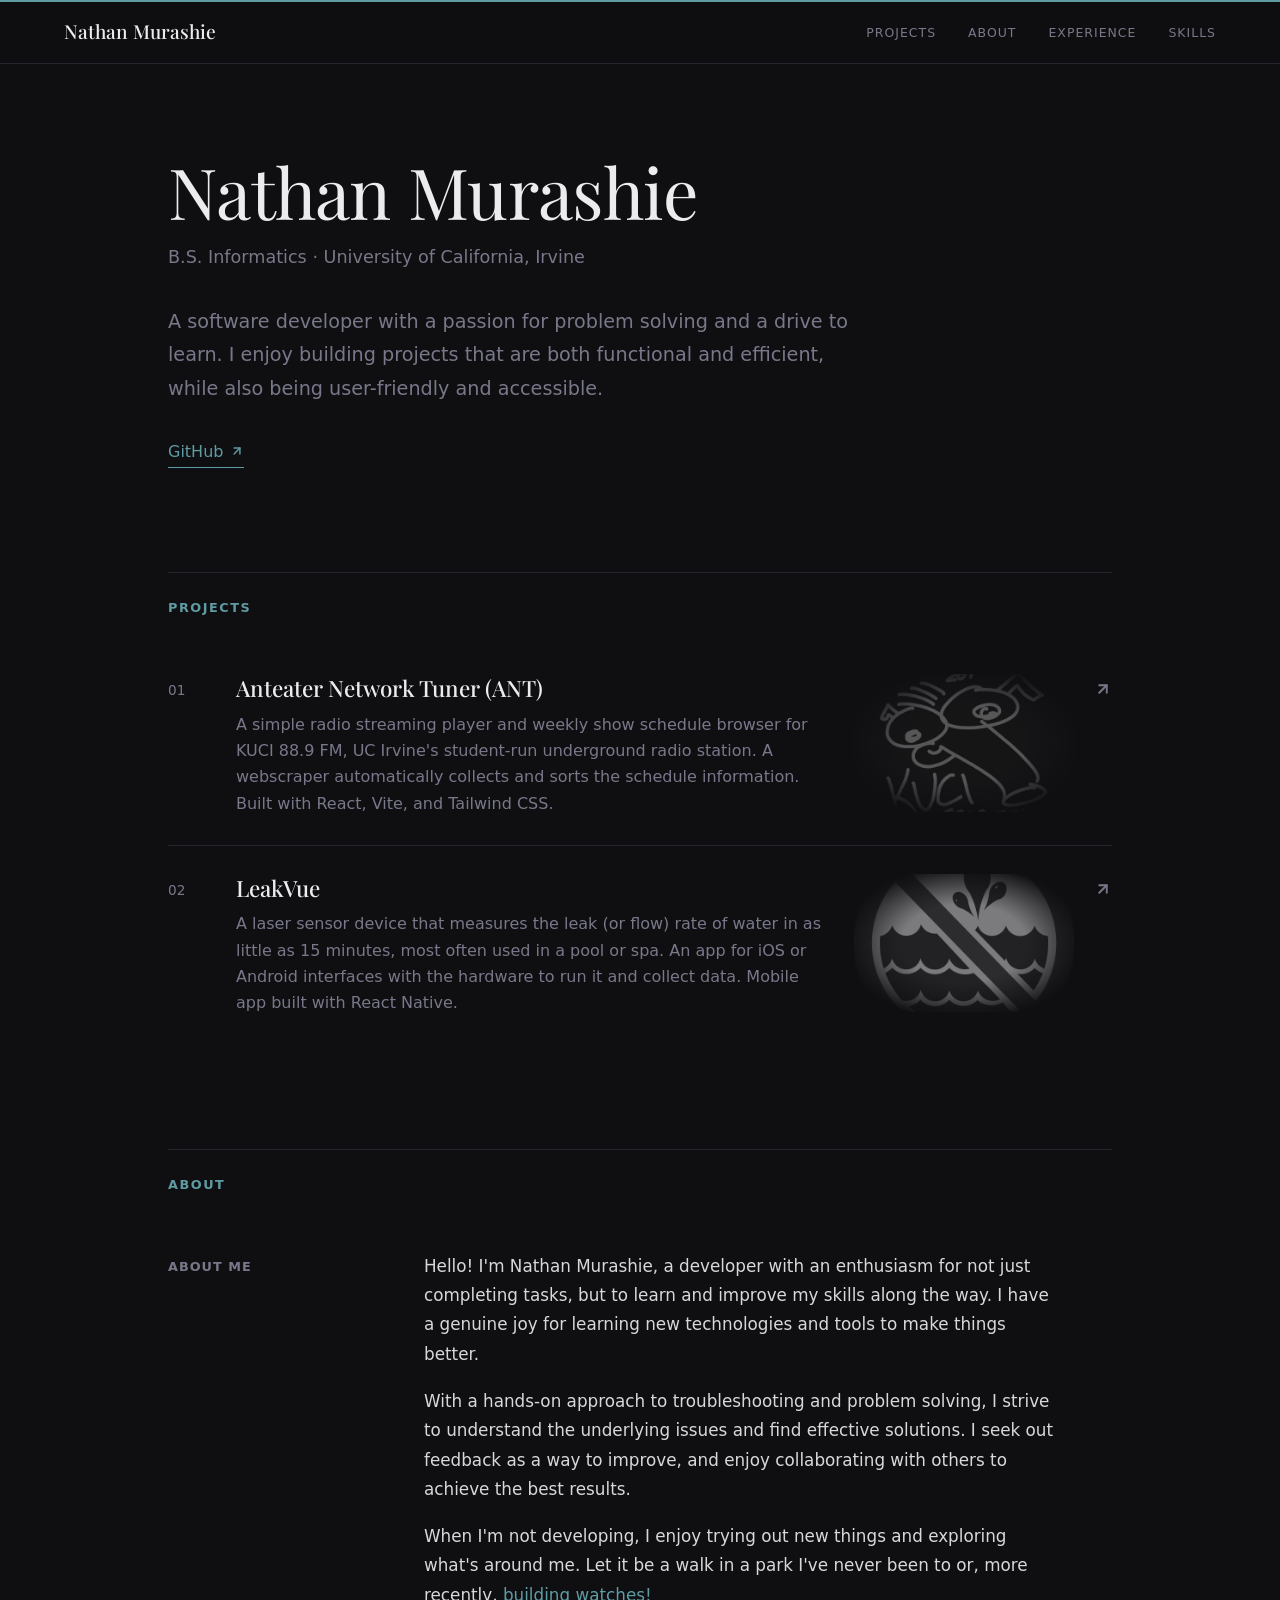
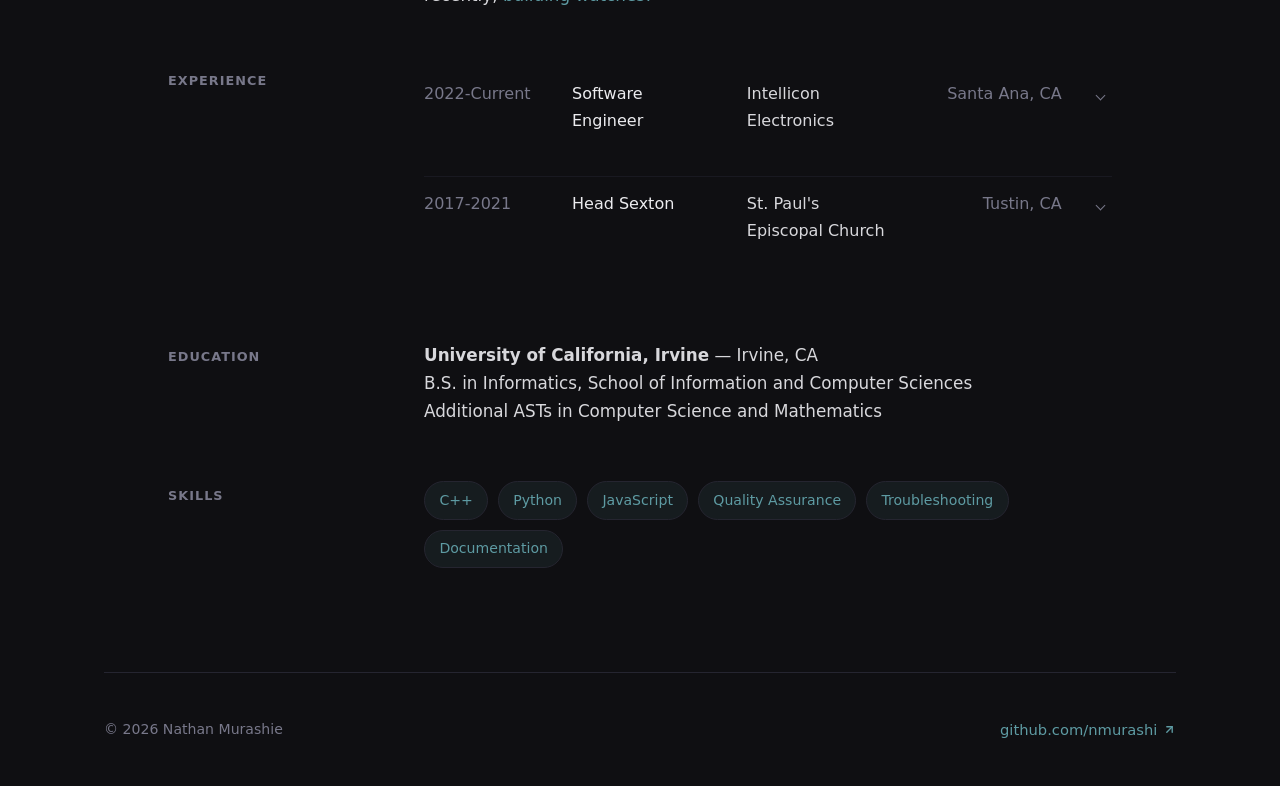
<file: index.html>
<!DOCTYPE html>
<html lang="en">
<head>
    <meta charset="UTF-8">
    <meta http-equiv="X-UA-Compatible" content="IE=edge">
    <meta name="author" content="Nathan Murashie">
    <meta name="description" content="Portfolio for Nathan Murashie">
    <meta name="viewport" content="width=device-width, initial-scale=1.0">
    <!-- Personal css import -->
    <link rel="stylesheet" href="style.css">
    <title>Nathan Murashie</title>
</head>
<body>
    <nav class="top-nav">
        <a href="#" class="nav-brand">Nathan Murashie</a>
        <ul class="nav-links">
            <li><a href="#projects">Projects</a></li>
            <li><a href="#about">About</a></li>
            <li><a href="#experience">Experience</a></li>
            <li><a href="#skills">Skills</a></li>
        </ul>
    </nav>

    <main class="page">
        <!-- Hero -->
        <section class="hero">
            <h1>Nathan Murashie</h1>
            <p class="hero-sub">B.S. Informatics &middot; University of California, Irvine</p>
            <p class="hero-text">
                A software developer with a passion for problem solving and a drive to learn. I enjoy building projects that are both functional and efficient, while also being user-friendly and accessible.
            </p>
            <a href="https://github.com/nmurashi" class="hero-link" target="_blank" rel="noopener">
                GitHub
                <svg class="icon-arrow" width="14" height="14" viewBox="0 0 24 24" fill="none" stroke="currentColor" stroke-width="2.5" stroke-linecap="round" stroke-linejoin="round" aria-hidden="true"><line x1="7" y1="17" x2="17" y2="7"></line><polyline points="7 7 17 7 17 17"></polyline></svg>
            </a>
        </section>

        <!-- Projects -->
        <section class="section" id="projects">
            <div class="section-header">
                <h2 class="section-label">Projects</h2>
            </div>
            <div class="project-list">
                <a href="https://nmurashi.github.io/KUCI-thing" class="project-item" target="_blank" rel="noopener">
                    <span class="project-num">01</span>
                    <div class="project-body">
                        <div class="project-text">
                            <div class="project-name">Anteater Network Tuner (ANT)</div>
                            <div class="project-desc">
                                A simple radio streaming player and weekly show schedule browser for 
                                KUCI 88.9 FM, UC Irvine's student-run underground radio station. A webscraper
                                automatically collects and sorts the schedule information.
                                Built with React, Vite, and Tailwind CSS.
                            </div>
                        </div>
                        <div class="project-thumb" style="background-image: url('KUCI-project.png')"></div>
                    </div>
                    <span class="project-arrow">
                        <svg class="icon-arrow" width="18" height="18" viewBox="0 0 24 24" fill="none" stroke="currentColor" stroke-width="2.5" stroke-linecap="round" stroke-linejoin="round" aria-hidden="true"><line x1="7" y1="17" x2="17" y2="7"></line><polyline points="7 7 17 7 17 17"></polyline></svg>
                    </span>
                </a>
                <a href="https://www.americanleakdetection.com/residential/pools-spas-fountains/leakvue-services/" class="project-item" target="_blank" rel="noopener">
                    <span class="project-num">02</span>
                    <div class="project-body">
                        <div class="project-text">
                            <div class="project-name">LeakVue</div>
                            <div class="project-desc">
                                A laser sensor device that measures the leak (or flow) rate of water in as little 
                                as 15 minutes, most often used in a pool or spa. An app for iOS or Android interfaces 
                                with the hardware to run it and collect data. Mobile app built with React Native.
                            </div>
                        </div>
                        <div class="project-thumb" style="background-image: url('leakvue.png')"></div>
                    </div>
                    <span class="project-arrow">
                        <svg class="icon-arrow" width="18" height="18" viewBox="0 0 24 24" fill="none" stroke="currentColor" stroke-width="2.5" stroke-linecap="round" stroke-linejoin="round" aria-hidden="true"><line x1="7" y1="17" x2="17" y2="7"></line><polyline points="7 7 17 7 17 17"></polyline></svg>
                    </span>
                </a>
            </div>
        </section>

        <!-- About -->
        <section class="section" id="about">
            <div class="section-header">
                <h2 class="section-label">About</h2>
            </div>

            <div class="two-col">
                <div class="col-label">About Me</div>
                <div class="col-content">
                    <p>
                        Hello! I'm Nathan Murashie, a developer with an enthusiasm for not just completing 
                        tasks, but to learn and improve my skills along the way. I have a genuine joy for 
                        learning new technologies and tools to make things better.
                    </p>
                    <p>
                        With a hands-on approach to troubleshooting and problem solving, I strive to 
                        understand the underlying issues and find effective solutions. I seek out feedback
                        as a way to improve, and enjoy collaborating with others to achieve the best results.
                    </p>
                    <p>
                        When I'm not developing, I enjoy trying out new things and exploring what's around me. 
                        Let it be a walk in a park I've never been to or, more recently, <a href="watch.jpg" target="_blank" rel="noopener">building watches!</a>
                    </p>
                </div>
            </div>

            <div class="two-col" id="experience">
                <div class="col-label">Experience</div>
                <div class="col-content">
                    <div class="exp-table">
                        <div class="exp-row" tabindex="0" role="button" aria-expanded="false">
                            <span class="exp-date">2022-Current</span>
                            <span class="exp-role">Software Engineer</span>
                            <span class="exp-company">Intellicon Electronics</span>
                            <span class="exp-location">Santa Ana, CA</span>
                            <span class="exp-chevron"></span>
                            <div class="exp-details">
                                <ul>
                                    <li>Developed and maintained software for embedded systems</li>
                                    <li>Reverse engineered existing systems to improve and extend functionality</li>
                                    <li>Experience with both through-hole and surface mount technologies</li>
                                </ul>
                            </div>
                        </div>
                        <div class="exp-row" tabindex="0" role="button" aria-expanded="false">
                            <span class="exp-date">2017-2021</span>
                            <span class="exp-role">Head Sexton</span>
                            <span class="exp-company">St. Paul's Episcopal Church</span>
                            <span class="exp-location">Tustin, CA</span>
                            <span class="exp-chevron"></span>
                            <div class="exp-details">
                                <ul>
                                    <li>Organized and coordinated various events and services</li>
                                    <li>Managed facility operations and maintenance</li>
                                    <li>Liaised between staff, clergy, and community members</li>
                                </ul>
                            </div>
                        </div>
                    </div>
                </div>
            </div>

            <div class="two-col" id="education">
                <div class="col-label">Education</div>
                <div class="col-content edu-content">
                    <strong>University of California, Irvine</strong> &mdash; Irvine, CA<br>
                    B.S. in Informatics, School of Information and Computer Sciences<br>
                    Additional ASTs in Computer Science and Mathematics
                </div>
            </div>

            <div class="two-col" id="skills">
                <div class="col-label">Skills</div>
                <div class="col-content">
                    <div class="tag-list">
                        <span class="tag">C++</span>
                        <span class="tag">Python</span>
                        <span class="tag">JavaScript</span>
                        <span class="tag">Quality Assurance</span>
                        <span class="tag">Troubleshooting</span>
                        <span class="tag">Documentation</span>
                    </div>
                </div>
            </div>
        </section>
    </main>

    <footer class="page">
        <div class="site-footer">
            <span>&copy; 2026 Nathan Murashie</span>
            <a href="https://github.com/nmurashi" target="_blank" rel="noopener" class="footer-link">
                github.com/nmurashi
                <svg class="icon-arrow" width="13" height="13" viewBox="0 0 24 24" fill="none" stroke="currentColor" stroke-width="2.5" stroke-linecap="round" stroke-linejoin="round" aria-hidden="true"><line x1="7" y1="17" x2="17" y2="7"></line><polyline points="7 7 17 7 17 17"></polyline></svg>
            </a>
        </div>
    </footer>

    <script>
        document.querySelectorAll('.exp-row').forEach(function (row) {
            function toggle() {
                var expanded = row.classList.toggle('expanded');
                row.setAttribute('aria-expanded', expanded);
            }
            row.addEventListener('click', toggle);
            row.addEventListener('keydown', function (e) {
                if (e.key === 'Enter' || e.key === ' ') {
                    e.preventDefault();
                    toggle();
                }
            });
        });
    </script>
</body>
</html>
</file>
<file: style.css>
@font-face {
    font-family: 'Playfair Display';
    font-style: normal;
    font-weight: 400 700;
    font-display: swap;
    src: url('playfair-display.woff2') format('woff2');
}

:root {
    --bg: #0f0f12;
    --border: #252530;
    --border-hover: #35353f;
    --text: #d8d8dc;
    --muted: #78788a;
    --bright: #ececef;
    --accent: #5e9ba3;
    --accent-soft: rgba(94, 155, 163, 0.09);
    --max-w: 1200px;
    --serif: 'Playfair Display', Georgia, serif;
    --sans: 'Segoe UI', system-ui, -apple-system, 'Helvetica Neue', sans-serif;
}

* {
    margin: 0;
    padding: 0;
    box-sizing: border-box;
}

html {
    scroll-behavior: smooth;
    -webkit-text-size-adjust: 100%;
    text-size-adjust: 100%;
}

body {
    background: var(--bg);
    color: var(--text);
    font-family: var(--sans);
    font-size: 16px;
    line-height: 1.7;
    -webkit-font-smoothing: antialiased;
    -moz-osx-font-smoothing: grayscale;
}

a {
    color: var(--accent);
    text-decoration: none;
}
a:hover { text-decoration: underline; }
a:focus-visible { outline: 2px solid var(--accent); outline-offset: 2px; }

@media (prefers-reduced-motion: reduce) {
    html { scroll-behavior: auto; }
    *, *::before, *::after { transition: none !important; animation: none !important; }
}

/* ===== NAV ===== */
.top-nav {
    position: fixed;
    inset: 0 0 auto 0;
    z-index: 50;
    height: 64px;
    display: flex;
    align-items: center;
    justify-content: space-between;
    padding: 0 clamp(1.5rem, 5vw, 4rem);
    background: rgba(15, 15, 18, 0.9);
    backdrop-filter: blur(12px);
    -webkit-backdrop-filter: blur(12px);
    border-bottom: 1px solid var(--border);
}

.top-nav::before {
    content: '';
    position: absolute;
    top: 0;
    left: 0;
    right: 0;
    height: 2px;
    background: var(--accent);
}

.nav-brand {
    font-family: var(--serif);
    font-weight: 500;
    font-size: 1.2rem;
    color: var(--bright);
    text-decoration: none;
}
.nav-brand:hover { text-decoration: none; color: var(--bright); }

.nav-links {
    display: flex;
    gap: 2rem;
    list-style: none;
}

.nav-links a {
    font-size: 0.78rem;
    font-weight: 500;
    color: var(--muted);
    text-transform: uppercase;
    letter-spacing: 0.08em;
    text-decoration: none;
    transition: color 0.2s;
}

.nav-links a:hover,
.nav-links a:focus-visible {
    color: var(--accent);
    text-decoration: none;
}

/* ===== PAGE ===== */
.page {
    max-width: var(--max-w);
    margin: 0 auto;
    padding: 0 clamp(1.5rem, 5vw, 4rem);
}

/* ===== HERO ===== */
.hero {
    max-width: var(--max-w);
    margin: 0 auto;
    padding: 9.5rem clamp(1.5rem, 5vw, 4rem) 6.5rem;
}

.hero h1 {
    font-family: var(--serif);
    font-size: clamp(2.75rem, 3vw + 2rem, 4.5rem);
    font-weight: 400;
    line-height: 1.12;
    color: var(--bright);
    margin-bottom: 0.75rem;
    text-wrap: balance;
    letter-spacing: -0.01em;
}

.hero-sub {
    font-size: 1.1rem;
    color: var(--muted);
    margin-bottom: 2rem;
}

.hero-text {
    max-width: 680px;
    font-size: 1.2rem;
    color: var(--muted);
    line-height: 1.75;
    margin-bottom: 2rem;
}

.hero-link {
    display: inline-flex;
    align-items: center;
    gap: 0.4rem;
    font-size: 1rem;
    font-weight: 500;
    border-bottom: 1px solid var(--accent);
    padding-bottom: 2px;
}
.hero-link:hover { text-decoration: none; border-bottom-color: transparent; }

/* ===== ICONS ===== */
.icon-arrow {
    flex-shrink: 0;
}

/* ===== SECTION ===== */
.section {
    max-width: var(--max-w);
    margin: 0 auto;
    padding: 0 clamp(1.5rem, 5vw, 4rem) 6.5rem;
    scroll-margin-top: 80px;
}

.section-header {
    border-top: 1px solid var(--border);
    padding-top: 1.5rem;
    margin-bottom: 3.5rem;
}

.section-label {
    font-family: var(--sans);
    font-size: 0.8rem;
    font-weight: 600;
    text-transform: uppercase;
    letter-spacing: 0.12em;
    color: var(--accent);
}

/* ===== PROJECTS ===== */
.project-list {
    display: flex;
    flex-direction: column;
}

.project-item {
    display: grid;
    grid-template-columns: 3rem 1fr auto;
    align-items: start;
    gap: 0 1.25rem;
    padding: 1.75rem 0;
    border-bottom: 1px solid var(--border);
    text-decoration: none;
    color: inherit;
}

.project-item:first-child { padding-top: 0; }
.project-item:last-child { border-bottom: none; }
.project-item:hover { text-decoration: none; }
.project-item:hover .project-name { color: var(--accent); }
.project-item:hover .project-arrow { color: var(--accent); }
.project-item:hover .project-thumb { filter: grayscale(0); opacity: 0.9; }

.project-num {
    font-size: 0.85rem;
    color: var(--muted);
    padding-top: 0.3rem;
    font-variant-numeric: tabular-nums;
}

.project-body {
    display: flex;
    gap: 2rem;
    align-items: start;
}

.project-text { flex: 1; min-width: 0; }

.project-name {
    font-family: var(--serif);
    font-size: 1.4rem;
    font-weight: 500;
    color: var(--bright);
    transition: color 0.2s;
    line-height: 1.3;
}

.project-desc {
    font-size: 1rem;
    color: var(--muted);
    margin-top: 0.5rem;
    line-height: 1.65;
    max-width: 640px;
}

.project-thumb {
    width: 220px;
    height: 138px;
    flex-shrink: 0;
    border-radius: 4px;
    background-color: var(--border);
    background-size: cover;
    background-position: center;
    filter: grayscale(1);
    opacity: 0.45;
    transition: filter 0.4s, opacity 0.4s;
    -webkit-mask-image: radial-gradient(ellipse at center, black 40%, transparent 80%);
    mask-image: radial-gradient(ellipse at center, black 40%, transparent 80%);
}

.project-arrow {
    font-size: 1.1rem;
    color: var(--muted);
    transition: color 0.2s;
    padding-top: 0.25rem;
}

/* ===== TWO COLUMN ===== */
.two-col {
    display: grid;
    grid-template-columns: 200px 1fr;
    gap: 0.5rem 3.5rem;
    align-items: start;
    scroll-margin-top: 80px;
}

.two-col + .two-col {
    margin-top: 3.5rem;
}

.col-label {
    font-size: 0.8rem;
    font-weight: 600;
    text-transform: uppercase;
    letter-spacing: 0.08em;
    color: var(--muted);
    padding-top: 0.25rem;
}

.col-content p {
    font-size: 1.05rem;
    line-height: 1.75;
    max-width: 640px;
}

.col-content p + p {
    margin-top: 1.1rem;
}

/* ===== EXPERIENCE ROWS ===== */
.exp-table {
    display: flex;
    flex-direction: column;
}

.exp-row {
    display: grid;
    grid-template-columns: 120px 1fr 1fr 140px 1.4rem;
    gap: 1.75rem;
    padding: 0.85rem 0;
    font-size: 1rem;
    align-items: baseline;
    cursor: pointer;
    user-select: none;
}

.exp-row + .exp-row {
    border-top: 1px solid rgba(37, 37, 48, 0.5);
}

.exp-row:hover .exp-role { color: var(--accent); }
.exp-row:hover .exp-chevron::after { border-color: var(--accent); }

.exp-date {
    color: var(--muted);
    font-variant-numeric: tabular-nums;
    white-space: nowrap;
}

.exp-role {
    color: var(--bright);
    font-weight: 500;
    transition: color 0.2s;
}

.exp-company {
    color: var(--text);
    text-align: left;
}

.exp-location {
    color: var(--muted);
    text-align: right;
    white-space: nowrap;
}

.exp-chevron {
    display: flex;
    align-items: center;
    justify-content: center;
}

.exp-chevron::after {
    content: '';
    display: block;
    width: 6px;
    height: 6px;
    border-right: 1.5px solid var(--muted);
    border-bottom: 1.5px solid var(--muted);
    transform: rotate(45deg);
    transition: transform 0.25s, border-color 0.2s;
}

.exp-row.expanded .exp-chevron::after {
    transform: rotate(-135deg);
}

.exp-details {
    grid-column: 2 / -1;
    overflow: hidden;
    max-height: 0;
    transition: max-height 0.3s ease, padding-top 0.3s ease;
}

.exp-row.expanded .exp-details {
    max-height: 250px;
    padding-top: 0.6rem;
}

.exp-details ul {
    list-style: none;
    display: flex;
    flex-direction: column;
    gap: 0.3rem;
}

.exp-details li {
    font-size: 0.95rem;
    color: var(--muted);
    padding-left: 1rem;
    position: relative;
    line-height: 1.55;
}

.exp-details li::before {
    content: '\B7';
    position: absolute;
    left: 0;
    font-weight: 700;
    color: var(--accent);
}

/* ===== EDUCATION ===== */
.edu-content {
    font-size: 1.05rem;
    line-height: 1.65;
}

/* ===== TAGS ===== */
.tag-list {
    display: flex;
    flex-wrap: wrap;
    gap: 0.6rem;
}

.tag {
    font-size: 0.88rem;
    padding: 0.4rem 0.9rem;
    border-radius: 100px;
    border: 1px solid var(--border);
    color: var(--accent);
    background: var(--accent-soft);
    white-space: nowrap;
}

/* ===== FOOTER ===== */
.site-footer {
    border-top: 1px solid var(--border);
    padding: 2.75rem 0;
    display: flex;
    justify-content: space-between;
    align-items: center;
}

.site-footer span {
    font-size: 0.88rem;
    color: var(--muted);
}

.site-footer a {
    font-size: 0.92rem;
    font-weight: 500;
}

.footer-link {
    display: inline-flex;
    align-items: center;
    gap: 0.35rem;
}

/* ===== RESPONSIVE ===== */
@media (max-width: 768px) {
    .two-col {
        grid-template-columns: 1fr;
        gap: 0.75rem;
    }

    .exp-row {
        grid-template-columns: 1fr auto;
        grid-template-areas:
            "date    date"
            "role    chevron"
            "company company"
            "details details";
        column-gap: 0.75rem;
        row-gap: 0.3rem;
        align-items: start;
    }

    .exp-date { grid-area: date; }
    .exp-role { grid-area: role; }
    .exp-company {
        grid-area: company;
        font-size: 0.85rem;
        color: var(--muted);
    }
    .exp-location { display: none; }
    .exp-chevron { grid-area: chevron; padding-top: 0.3rem; }
    .exp-details {
        grid-area: details;
        margin-left: 1rem;
    }

    .nav-links { display: none; }
    .hero h1 { font-size: 2.4rem; }
    .hero-text { font-size: 1rem; }

    .project-thumb { width: 120px; height: 75px; }
    .project-body { gap: 1rem; }
}

@media (max-width: 480px) {
    .exp-company { display: none; }

    .project-body { flex-direction: column; }
    .project-thumb { width: 100%; max-width: 200px; height: 100px; }

    .project-item {
        grid-template-columns: 2rem 1fr auto;
    }
}
</file>
